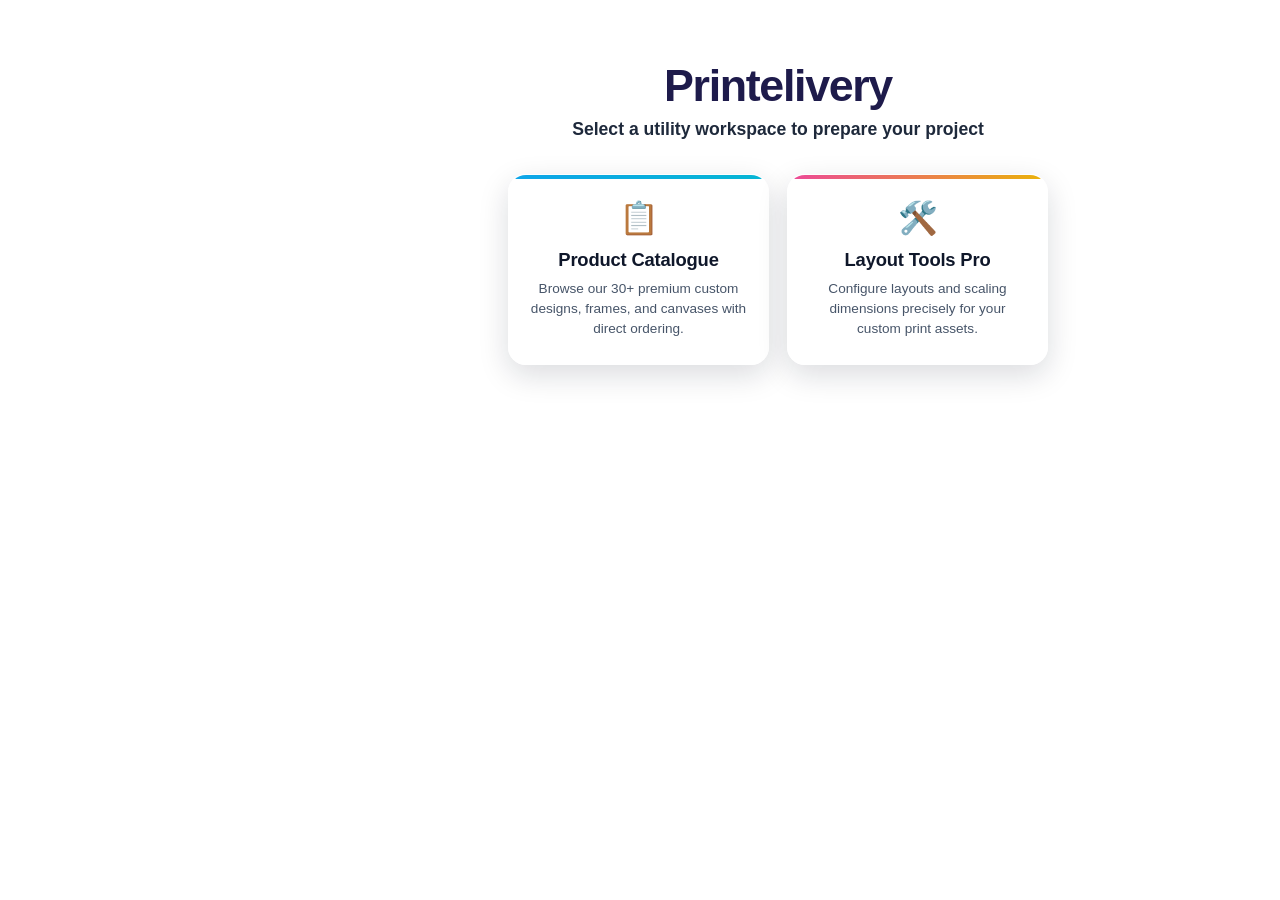
<file: index.html>
<!DOCTYPE html>
<html lang="en">
<head>
    <meta charset="UTF-8">
    <meta name="viewport" content="width=device-width, initial-scale=1.0">
    <title>Printelivery Dashboard</title>
    <style>
        /* --- 100% MAXIMUM VISIBILITY BACKGROUND --- */
        body {
            font-family: -apple-system, BlinkMacSystemFont, "Segoe UI", Roboto, sans-serif;
            margin: 0;
            padding: 40px;
            display: flex;
            
            /* Shifts the entire control interface to the right side of the desktop window */
            justify-content: flex-end; 
            align-items: flex-start; /* CARD VERTICAL POSITIONING Moves content to the top */
			padding-top: 60px;        /* CARD HORIZONTAL POSITIONING Higher number pushes it down; lower number pulls it up */
            
            min-height: 100vh;
            box-sizing: border-box;
            
            /* Your exact live background URL asset */
            background: url('https://i.postimg.cc/pTMWbJsP/vecteezy-vibrant-office-printing-highquality-printer-in-action-69641328.jpg') no-repeat center center fixed;
            background-size: cover;
        }

        /* --- THE ALIGNED LAYOUT WRAPPER CONTROLLER --- */
        .panel-container {
            width: 100%;
            max-width: 540px; /* CARD WIDTH Perfect compact width for side-by-side split cards */ 
            display: flex;
            flex-direction: column;
            align-items: center;
            
            /* CARD HORIZONTAL POSITIONING Shifts content 16% inwards from the absolute edge for clean framing */
            margin-right: 16%; / 
        }

        /* --- RIGID HIGH-CONTRAST TYPOGRAPHY --- */
        h1 {
            font-size: 2.8rem;
            margin: 0 0 6px 0;
            color: #1e1b4b;
            font-weight: 800;
            letter-spacing: -0.03em;
            text-align: center;
            text-shadow: 0 2px 12px #ffffff, 0 4px 24px #ffffff, 0 0 4px #ffffff;
        }

        p.subtitle {
            color: #1e293b;
            font-size: 1.1rem;
            margin: 0 0 32px 0;
            text-align: center;
            font-weight: 600;
            text-shadow: 0 2px 10px #ffffff, 0 0 4px #ffffff;
            max-width: 480px;
            line-height: 1.4;
        }

        /* --- HALF-SIZED MATRIX SPLIT GRID --- */
        .grid {
            display: grid;
            grid-template-columns: repeat(2, 1fr);
            gap: 18px;
            width: 100%;
        }

        /* --- PREMIUM COMPACT ULTRA-READABILITY CARDS --- */
        .card {
            background: rgba(255, 255, 255, 0.86);
            backdrop-filter: blur(10px) saturate(140%);
            -webkit-backdrop-filter: blur(10px) saturate(140%);
            position: relative;
            overflow: hidden;
            padding: 24px 18px;
            border-radius: 18px;
            box-shadow: 
                0 10px 30px rgba(15, 23, 42, 0.15),
                inset 0 0 0 1px rgba(255, 255, 255, 0.6);
            text-decoration: none;
            color: #0f172a;
            transition: transform 0.2s cubic-bezier(0.4, 0, 0.2, 1), 
                        box-shadow 0.2s cubic-bezier(0.4, 0, 0.2, 1), 
                        background 0.2s ease;
            display: flex;
            flex-direction: column;
            align-items: center;
            text-align: center;
            box-sizing: border-box;
            border: 1px solid rgba(255, 255, 255, 0.4);
        }

        /* Aesthetic identity trim tags */
        .card::after {
            content: '';
            position: absolute;
            top: 0;
            left: 0;
            right: 0;
            height: 4px;
        }
        .card-catalogue::after { background: linear-gradient(90deg, #0ea5e9, #06b6d4); }
        .card-tools::after { background: linear-gradient(90deg, #ec4899, #eab308); }

        .card:hover {
            transform: translateY(-4px);
            background: rgba(255, 255, 255, 0.96);
            box-shadow: 0 16px 35px rgba(15, 23, 42, 0.22);
        }

        .icon {
            font-size: 2rem;
            margin-bottom: 12px;
        }

        .card h2 {
            margin: 0 0 8px 0;
            font-size: 1.15rem;
            color: #0f172a;
            font-weight: 700;
            letter-spacing: -0.01em;
        }

        .card p {
            font-size: 0.85rem;
            color: #475569;
            margin: 0;
            line-height: 1.5;
            font-weight: 500;
        }

        /* --- MOBILE SCREEN ADAPTATION RESPONSIVENESS --- */
        @media (max-width: 900px) {
            body {
                justify-content: center; /* Shifts back to center on small monitors/tablets */
                padding: 40px 20px;
            }
            .panel-container {
                margin-right: 0; 
                max-width: 500px;
            }
        }

        @media (max-width: 480px) {
            .grid {
                grid-template-columns: 1fr; /* Stacks vertically strictly on mobile screens */
            }
        }
    </style>
</head>
<body>

    <div class="panel-container">
        
        <h1>Printelivery</h1>
        <p class="subtitle">Select a utility workspace to prepare your project</p>

        <div class="grid">
            
            <a href="catalogue/index.html" target="_blank" class="card card-catalogue">
                <div class="icon">📋</div>
                <h2>Product Catalogue</h2>
                <p>Browse our 30+ premium custom designs, frames, and canvases with direct ordering.</p>
            </a>
            
            <a href="tools/tools-dashboard.html" target="_blank" class="card card-tools">
                <div class="icon">🛠️</div>
                <h2>Layout Tools Pro</h2>
                <p>Configure layouts and scaling dimensions precisely for your custom print assets.</p>
            </a>

        </div>

    </div>

</body>
</html>
</file>
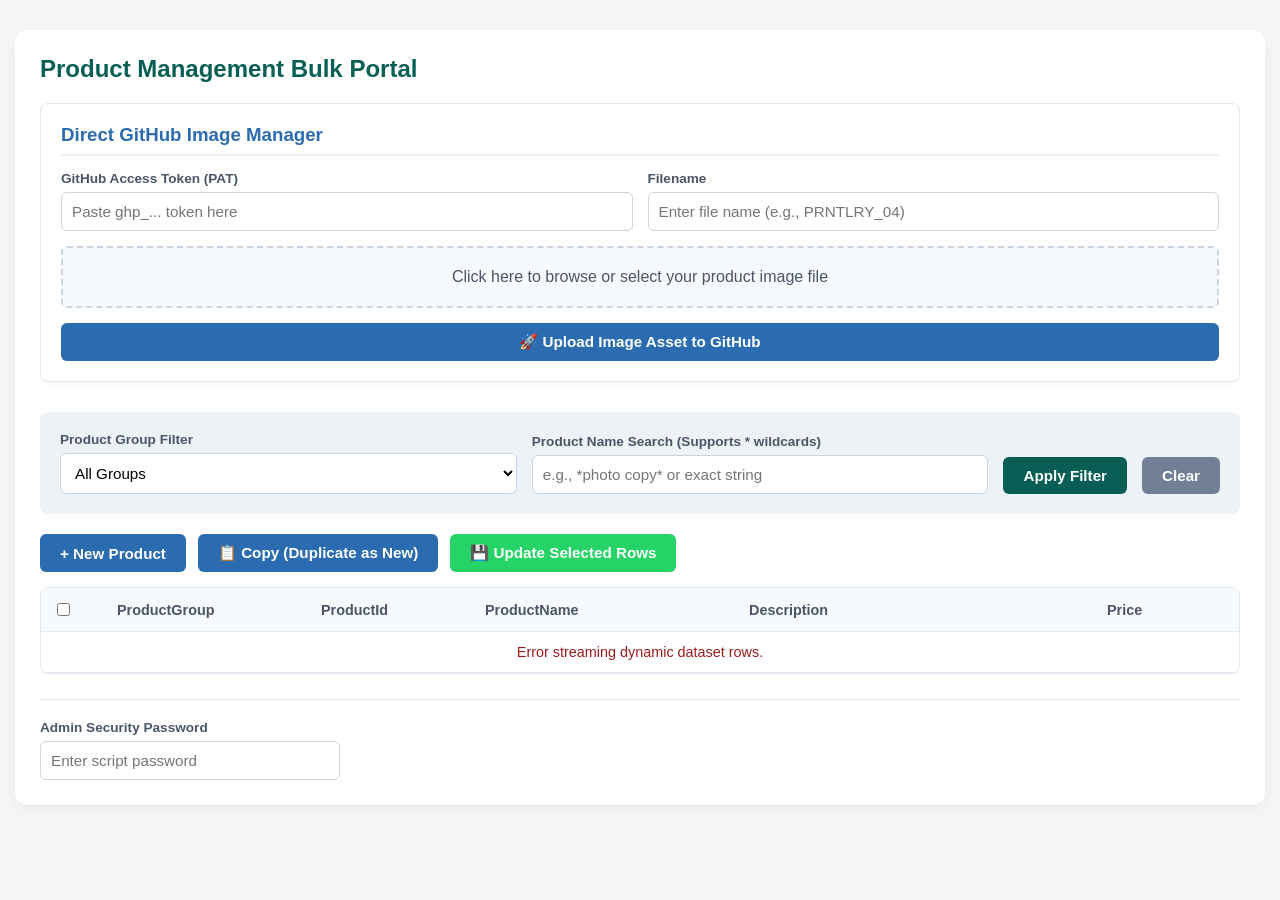
<file: catalogue/admin.html>
<!DOCTYPE html>
<html lang="en">
<head>
    <meta charset="UTF-8">
    <meta name="viewport" content="width=device-width, initial-scale=1.0">
    <title>Printelivery - Advanced Bulk Admin Portal</title>
    <style>
        :root {
            --primary-color: #075E54;
            --bg-color: #f4f6f8;
            --text-dark: #2d3748;
            --git-blue: #2b6cb0;
        }
        body {
            font-family: -apple-system, BlinkMacSystemFont, "Segoe UI", Roboto, sans-serif;
            background-color: var(--bg-color);
            margin: 0;
            padding: 30px 15px;
            color: var(--text-dark);
        }
        .admin-container {
            background: #ffffff;
            padding: 25px;
            border-radius: 12px;
            box-shadow: 0 4px 15px rgba(0, 0, 0, 0.05);
            max-width: 1350px;
            margin: 0 auto;
        }
        h2 { color: var(--primary-color); margin: 0 0 20px 0; }
        h3 { color: var(--git-blue); margin: 0 0 15px 0; border-bottom: 2px solid #edf2f7; padding-bottom: 8px; }
        
        /* Panels */
        .git-panel {
            background: #ffffff;
            padding: 20px;
            border-radius: 8px;
            border: 1px solid #e2e8f0;
            margin-bottom: 30px;
            box-shadow: 0 4px 6px rgba(0,0,0,0.02);
        }
        .filter-panel {
            display: flex;
            gap: 15px;
            align-items: flex-end;
            flex-wrap: wrap;
            background: #edf2f7;
            padding: 20px;
            border-radius: 8px;
            margin-bottom: 20px;
        }
        .panel-grid {
            display: grid;
            grid-template-columns: repeat(auto-fit, minmax(300px, 1fr));
            gap: 15px;
            margin-bottom: 15px;
        }
        .filter-group {
            display: flex;
            flex-direction: column;
            gap: 6px;
            flex: 1;
            min-width: 200px;
        }
        label { font-weight: 600; font-size: 0.85rem; color: #4a5568; }
        input[type="text"], select, input[type="password"] {
            padding: 10px;
            border: 1px solid #cbd5e0;
            border-radius: 6px;
            font-size: 0.95rem;
            background-color: #fff;
            width: 100%;
            box-sizing: border-box;
        }
        
        /* Upload Area */
        .drop-zone {
            border: 2px dashed #cbd5e0;
            background: #f7fafc;
            padding: 20px;
            text-align: center;
            border-radius: 6px;
            cursor: pointer;
            margin-bottom: 15px;
            transition: background 0.2s, border-color 0.2s;
        }
        .drop-zone:hover {
            background: #ebf8ff;
            border-color: var(--git-blue);
        }
        
        /* Buttons */
        .toolbar {
            display: flex;
            gap: 12px;
            margin-bottom: 15px;
            flex-wrap: wrap;
        }
        .btn {
            padding: 10px 20px;
            border: none;
            border-radius: 6px;
            font-weight: 600;
            cursor: pointer;
            font-size: 0.95rem;
            transition: background 0.2s;
        }
        .btn-primary { background-color: var(--primary-color); color: white; }
        .btn-secondary { background-color: #718096; color: white; }
        .btn-action { background-color: #2b6cb0; color: white; }
        .btn-success { background-color: #25D366; color: white; }
        .btn-git { background-color: var(--git-blue); color: white; width: 100%; }
        .btn:disabled { background-color: #a0aec0; cursor: not-allowed; }

        /* Table */
        .table-wrapper { overflow-x: auto; margin-bottom: 25px; border: 1px solid #e2e8f0; border-radius: 8px; }
        table { width: 100%; border-collapse: collapse; text-align: left; background: #fff; font-size: 0.9rem; }
        th, td { padding: 12px; border-bottom: 1px solid #e2e8f0; }
        th { background-color: #f7fafc; color: #4a5568; font-weight: 700; }
        
        .locked-id { font-weight: 700; color: #4a5568; background: #e2e8f0; padding: 6px 10px; border-radius: 4px; display: inline-block; }
        .table-input { border: 1px solid #e2e8f0; padding: 8px; border-radius: 4px; font-size: 0.9rem; width: 100%; box-sizing: border-box; }
        textarea.table-input { height: 45px; resize: vertical; font-family: inherit; }
        
        .footer-panel {
            display: flex;
            justify-content: space-between;
            align-items: center;
            border-top: 1px solid #e2e8f0;
            padding-top: 20px;
            flex-wrap: wrap;
            gap: 15px;
        }
        #message { padding: 12px; border-radius: 6px; font-weight: 500; display: none; text-align: center; flex: 1; min-width: 250px; }
        #gitUploadResponseConsole { margin-top: 10px; padding: 10px; border-radius: 4px; font-weight: 500; display: none; }
        .success { background-color: #def7ec; color: #03543f; border: 1px solid #bcf0da; }
        .error { background-color: #fde8e8; color: #9b1c1c; border: 1px solid #fbd5d5; }
        .info { background-color: #ebf8ff; color: #2b6cb0; border: 1px solid #bee3f8; }
    </style>
</head>
<body>

<div class="admin-container">
    <h2>Product Management Bulk Portal</h2>
    
    <div class="git-panel">
        <h3>Direct GitHub Image Manager</h3>
        
        <div class="panel-grid">
            <div class="filter-group">
                <label for="gitHubPatToken">GitHub Access Token (PAT)</label>
                <input type="password" id="gitHubPatToken" placeholder="Paste ghp_... token here">
            </div>
            <div class="filter-group">
                <label for="gitHubProductId">Filename</label>
                <input type="text" id="gitHubProductId" placeholder="Enter file name (e.g., PRNTLRY_04)">
            </div>
        </div>

        <div class="drop-zone" onclick="document.getElementById('gitImageFileInput').click()">
            <p id="gitUploadStatusLabel" style="margin: 0; color: #4a5568;">Click here to browse or select your product image file</p>
            <input type="file" id="gitImageFileInput" style="display: none;" accept="image/*" onchange="updateSelectedImageLabel()">
        </div>

        <button type="button" id="gitImageUploadButton" class="btn btn-git" onclick="executeDirectGitImageUpload()">
            🚀 Upload Image Asset to GitHub
        </button>
        
        <div id="gitUploadResponseConsole"></div>
    </div>
    
    <div class="filter-panel">
        <div class="filter-group">
            <label for="groupFilter">Product Group Filter</label>
            <select id="groupFilter">
                <option value="">All Groups</option>
            </select>
        </div>
        <div class="filter-group">
            <label for="titleSearch">Product Name Search (Supports * wildcards)</label>
            <input type="text" id="titleSearch" placeholder="e.g., *photo copy* or exact string">
        </div>
        <button class="btn btn-primary" onclick="applyFilters()">Apply Filter</button>
        <button class="btn btn-secondary" onclick="clearFilters()">Clear</button>
    </div>

    <div class="toolbar">
        <button class="btn btn-action" onclick="addNewRow()">+ New Product</button>
        <button class="btn btn-action" onclick="copySelectedRow()">📋 Copy (Duplicate as New)</button>
        <button class="btn btn-success" id="bulkUpdateBtn" onclick="submitBulkUpdates()">💾 Update Selected Rows</button>
    </div>

    <div class="table-wrapper">
        <table id="productTable">
            <thead>
                <tr>
                    <th style="width: 40px;"><input type="checkbox" id="selectAllBox" onclick="toggleSelectAll(this)"></th>
                    <th style="width: 180px;">ProductGroup</th>
                    <th style="width: 140px;">ProductId</th>
                    <th style="width: 240px;">ProductName</th>
                    <th>Description</th>
                    <th style="width: 120px;">Price</th>
                </tr>
            </thead>
            <tbody id="tableBody">
                <tr>
                    <td colspan="6" style="text-align:center; color:#718096; padding: 30px;">Loading live database stream...</td>
                </tr>
            </tbody>
        </table>
    </div>

    <div class="footer-panel">
        <div class="filter-group" style="max-width: 300px;">
            <label for="password">Admin Security Password</label>
            <input type="password" id="password" placeholder="Enter script password" required>
        </div>
        <div id="message"></div>
    </div>
</div>

<script>
    const CSV_URL = "https://docs.google.com/spreadsheets/d/e/2PACX-1vSZuJdNU_JDKhM9OSgx4yPa9rWGtL7PJ9dgbaoaWNJ4_0jZ-AUOKLEUiCCACjiHlOYwsvwNG1ftwCMG/pub?output=csv";
    const SCRIPT_URL = "https://script.google.com/macros/s/AKfycby6gqNulcGoOcIPbVlXXkQQhgKw6-UhingyVZ5vFzNEJLcryy99hRkgaEVcVQG43-qw/exec";

    let dataset = [];
    let uniqueGroups = new Set();
    let highestNumericId = 0;

    function parseCSV(text) {
        let p = '', r = []; let q = false; let row = [''];
        for (let i=0; i<text.length; i++) {
            let c = text[i]; let next = text[i+1];
            if (c === '"') { if (q && next === '"') { row[row.length-1] += '"'; i++; } else { q = !q; } }
            else if (c === ',' && !q) { row.push(''); }
            else if ((c === '\r' || c === '\n') && !q) {
                if (c === '\r' && next === '\n') { i++; }
                r.push(row); row = [''];
            } else { row[row.length-1] += c; }
        }
        if (row.length > 1 || row[0] !== '') { r.push(row); }
        return r;
    }

    function cleanIncomingValue(val) {
        if (!val) return "";
        let trimmed = val.trim();
        if (trimmed.includes('+') && !trimmed.includes(' ')) {
            return trimmed.replace(/\+/g, ' ');
        }
        return trimmed;
    }

    async function initPortal() {
        try {
            const response = await fetch(CSV_URL);
            const dataText = await response.text();
            const parsedRows = parseCSV(dataText);
            parsedRows.shift();

            highestNumericId = 0;
            dataset = parsedRows.map(row => {
                const idName = row[1]?.trim() || "";
                
                if (idName && idName.includes('_')) {
                    const extractedNum = parseInt(idName.split('_')[1]);
                    if (!isNaN(extractedNum) && extractedNum > highestNumericId) {
                        highestNumericId = extractedNum;
                    }
                }

                return {
                    group: cleanIncomingValue(row[0]),
                    id: idName,
                    name: cleanIncomingValue(row[2]),
                    desc: cleanIncomingValue(row[3]),
                    price: cleanIncomingValue(row[4])
                };
            }).filter(p => p.id !== "");

            uniqueGroups.clear();
            dataset.forEach(item => { if(item.group) uniqueGroups.add(item.group); });

            populateGroupDropdown();
            renderTable(dataset);
        } catch (error) {
            console.error("Core synchronization issue:", error);
            document.getElementById('tableBody').innerHTML = `<tr><td colspan="6" style="text-align:center; color:#9b1c1c;">Error streaming dynamic dataset rows.</td></tr>`;
        }
    }

    function populateGroupDropdown() {
        const select = document.getElementById('groupFilter');
        select.innerHTML = '<option value="">All Groups</option>';
        uniqueGroups.forEach(g => {
            select.innerHTML += `<option value="${g}">${g}</option>`;
        });
    }

    function matchSearchTerm(title, term) {
        if (!term) return true;
        let cleanTitle = title.toLowerCase();
        let cleanTerm = term.toLowerCase();

        if (cleanTerm.startsWith('*') && cleanTerm.endsWith('*')) {
            return cleanTitle.includes(cleanTerm.slice(1, -1));
        } else if (cleanTerm.startsWith('*')) {
            return cleanTitle.endsWith(cleanTerm.slice(1));
        } else if (cleanTerm.endsWith('*')) {
            return cleanTitle.startsWith(cleanTerm.slice(0, -1));
        }
        return cleanTitle === cleanTerm;
    }

    function applyFilters() {
        const groupTarget = document.getElementById('groupFilter').value;
        const searchTarget = document.getElementById('titleSearch').value.trim();

        let filtered = dataset.filter(item => {
            let matchesGroup = !groupTarget || item.group.toLowerCase() === groupTarget.toLowerCase();
            let matchesTitle = matchSearchTerm(item.name, searchTarget);
            return matchesGroup && matchesTitle;
        });

        renderTable(filtered);
    }

    function clearFilters() {
        document.getElementById('groupFilter').value = "";
        document.getElementById('titleSearch').value = "";
        document.getElementById('selectAllBox').checked = false;
        renderTable(dataset);
    }

    function renderTable(dataArray) {
        const tbody = document.getElementById('tableBody');
        tbody.innerHTML = '';

        if(dataArray.length === 0) {
            tbody.innerHTML = `<tr><td colspan="6" style="text-align:center; padding:20px; color:#718096;">No records matched.</td></tr>`;
            return;
        }

        dataArray.forEach(item => {
            appendRowMarkup(item.group, item.id, item.name, item.desc, item.price, false);
        });
    }

    function appendRowMarkup(group, id, name, desc, price, isChecked = false) {
        const tbody = document.getElementById('tableBody');
        const rowHTML = `
            <tr class="product-row" data-id="${id}">
                <td><input type="checkbox" class="row-checkbox" ${isChecked ? 'checked' : ''} onclick="handleRowCheckbox()"></td>
                <td><input type="text" class="table-input col-group" value="${group}" placeholder="Group name"></td>
                <td><span class="locked-id">${id}</span></td>
                <td><input type="text" class="table-input col-name" value="${name}" placeholder="Product title"></td>
                <td><textarea class="table-input col-desc" placeholder="Specifications...">${desc}</textarea></td>
                <td><input type="text" class="table-input col-price" value="${price}" placeholder="e.g., ₹5"></td>
            </tr>
        `;
        
        if(isChecked) {
            tbody.insertAdjacentHTML('afterbegin', rowHTML);
        } else {
            tbody.innerHTML += rowHTML;
        }
    }

    function addNewRow() {
        highestNumericId++;
        const generatedId = `PRNTLRY_${highestNumericId.toString().padStart(2, '0')}`;
        appendRowMarkup('', generatedId, '', '', '', true);
        handleRowCheckbox();
    }

    function copySelectedRow() {
        const checkedRows = document.querySelectorAll('.row-checkbox:checked');
        if (checkedRows.length !== 1) {
            alert("Please select exactly one existing row to copy/duplicate.");
            return;
        }

        const sourceRow = checkedRows[0].closest('.product-row');
        const groupVal = sourceRow.querySelector('.col-group').value;
        const nameVal = sourceRow.querySelector('.col-name').value;
        const descVal = sourceRow.querySelector('.col-desc').value;
        const priceVal = sourceRow.querySelector('.col-price').value;

        checkedRows[0].checked = false;

        highestNumericId++;
        const generatedId = `PRNTLRY_${highestNumericId.toString().padStart(2, '0')}`;

        appendRowMarkup(groupVal, generatedId, nameVal + " (Copy)", descVal, priceVal, true);
        handleRowCheckbox();
    }

    function toggleSelectAll(masterBox) {
        const checkboxes = document.querySelectorAll('.row-checkbox');
        checkboxes.forEach(box => box.checked = masterBox.checked);
    }

    function handleRowCheckbox() {
        const allBoxes = document.querySelectorAll('.row-checkbox');
        const checkedBoxes = document.querySelectorAll('.row-checkbox:checked');
        const selectAllBox = document.getElementById('selectAllBox');
        if (allBoxes.length > 0) {
            selectAllBox.checked = (allBoxes.length === checkedBoxes.length);
        } else {
            selectAllBox.checked = false;
        }
    }

    async function submitBulkUpdates() {
        const password = document.getElementById('password').value;
        const msgDiv = document.getElementById('message');
        const btn = document.getElementById('bulkUpdateBtn');

        if(!password) {
            alert("Security management verification password is required.");
            return;
        }

        const selectedRows = [];
        document.querySelectorAll('.product-row').forEach(row => {
            if(row.querySelector('.row-checkbox').checked) {
                selectedRows.push({
                    productId: row.getAttribute('data-id'),
                    productGroup: row.querySelector('.col-group').value.trim(),
                    productName: row.querySelector('.col-name').value.trim(),
                    description: row.querySelector('.col-desc').value.trim(),
                    price: row.querySelector('.col-price').value.trim(),
                    password: password
                });
            }
        });

        if(selectedRows.length === 0) {
            alert("No spreadsheet data targets selected. Check items before hitting update.");
            return;
        }

        btn.disabled = true;
        msgDiv.className = "";
        msgDiv.style.display = "block";

        let successCount = 0;

        for(let i = 0; i < selectedRows.length; i++) {
            msgDiv.innerText = `Syncing batch records to script database pipeline: (${i + 1}/${selectedRows.length})...`;
            try {
                const standardUrlParams = new URLSearchParams(selectedRows[i]).toString();
                const cleanFormPayload = standardUrlParams.replace(/\+/g, '%20');

                await fetch(SCRIPT_URL, {
                    method: 'POST',
                    mode: 'no-cors',
                    headers: { 'Content-Type': 'application/x-www-form-urlencoded' },
                    body: cleanFormPayload
                });
                successCount++;

                if (i < selectedRows.length - 1) {
                    await new Promise(resolve => setTimeout(resolve, 1500));
                }
            } catch (err) {
                console.error("Row connection failure index:", err);
            }
        }

        msgDiv.className = "success";
        msgDiv.innerText = `Successfully synced database records for ${successCount} entries! Refreshing views...`;
        
        document.getElementById('selectAllBox').checked = false;
        
        setTimeout(async () => {
            await initPortal();
            btn.disabled = false;
        }, 2000);
        
        setTimeout(() => { msgDiv.style.display = "none"; }, 5000);
    }

    // ==========================================
    // SEPARATE GITHUB IMAGE UPLOAD MODULE LOGIC
    // ==========================================
    function updateSelectedImageLabel() {
        const fileSelector = document.getElementById('gitImageFileInput');
        const displayLabel = document.getElementById('gitUploadStatusLabel');
        if (fileSelector.files.length > 0) {
            displayLabel.innerHTML = `Selected File: <strong>${fileSelector.files[0].name}</strong>`;
        } else {
            displayLabel.innerText = "Click here to browse or select your product image file";
        }
    }

    async function executeDirectGitImageUpload() {
        const token = document.getElementById('gitHubPatToken').value.trim();
        const productId = document.getElementById('gitHubProductId').value.trim();
        const fileSelector = document.getElementById('gitImageFileInput');
        const actionBtn = document.getElementById('gitImageUploadButton');

        // FIXED USER SPECIFICATIONS
        const repo = "print-hub-suite"; 
        const folderPath = "images"; 

        if (!token || !productId) {
            renderGitConsole("Error: Access Token and Filename fields are mandatory.", "error");
            return;
        }
        if (fileSelector.files.length === 0) {
            renderGitConsole("Error: Please select a valid image file before hitting upload.", "error");
            return;
        }

        const activeFile = fileSelector.files[0];
        const fileExtension = activeFile.name.split('.').pop();
        const destinationPath = `${folderPath}/${productId}.${fileExtension}`;
        const apiTargetUrl = `https://api.github.com/repos/${repo}/contents/${destinationPath}`;

        actionBtn.disabled = true;
        actionBtn.innerText = "🔄 Packaging asset bits...";
        renderGitConsole("Reading local binary stream...", "info");

        const streamReader = new FileReader();
        streamReader.onload = async function (e) {
            const base64Payload = e.target.result.split(',')[1];
            
            try {
                renderGitConsole("Checking if file already exists in repository...", "info");
                let fileShaFingerprint = null;

                const checkFileRef = await fetch(apiTargetUrl, {
                    method: 'GET',
                    headers: {
                        'Authorization': `token ${token}`,
                        'Accept': 'application/vnd.github.v3+json'
                    }
                });

                if (checkFileRef.ok) {
                    const existingFileMetadata = await checkFileRef.json();
                    fileShaFingerprint = existingFileMetadata.sha;
                }

                const gitPayloadBody = {
                    message: `Catalog Asset Update: ${productId}.${fileExtension}`,
                    content: base64Payload,
                    branch: "main"
                };
                if (fileShaFingerprint) {
                    gitPayloadBody.sha = fileShaFingerprint;
                }

                renderGitConsole("Uploading image directly to GitHub...", "info");

                const uploadExecutionResponse = await fetch(apiTargetUrl, {
                    method: 'PUT',
                    headers: {
                        'Authorization': `token ${token}`,
                        'Content-Type': 'application/json'
                    },
                    body: JSON.stringify(gitPayloadBody)
                });

                if (uploadExecutionResponse.ok) {
                    renderGitConsole(`Success! Image pushed to repository as <strong>${destinationPath}</strong>`, "success");
                    fileSelector.value = "";
                    document.getElementById('gitHubProductId').value = "";
                    document.getElementById('gitUploadStatusLabel').innerText = "Click here to browse or select your product image file";
                } else {
                    const errorData = await uploadExecutionResponse.json();
                    renderGitConsole(`Git Pipeline Rejected: ${errorData.message}`, "error");
                }

            } catch (networkErr) {
                console.error(networkErr);
                renderGitConsole("Network Connection Error: Check your settings.", "error");
            } finally {
                actionBtn.disabled = false;
                actionBtn.innerText = "🚀 Upload Image Asset to GitHub";
            }
        };

        streamReader.readAsDataURL(activeFile);
    }

    function renderGitConsole(messageText, className) {
        const consoleBox = document.getElementById('gitUploadResponseConsole');
        consoleBox.className = className;
        consoleBox.style.display = "block";
        consoleBox.innerHTML = messageText;
    }

    initPortal();
</script>

</body>
</html>
</file>
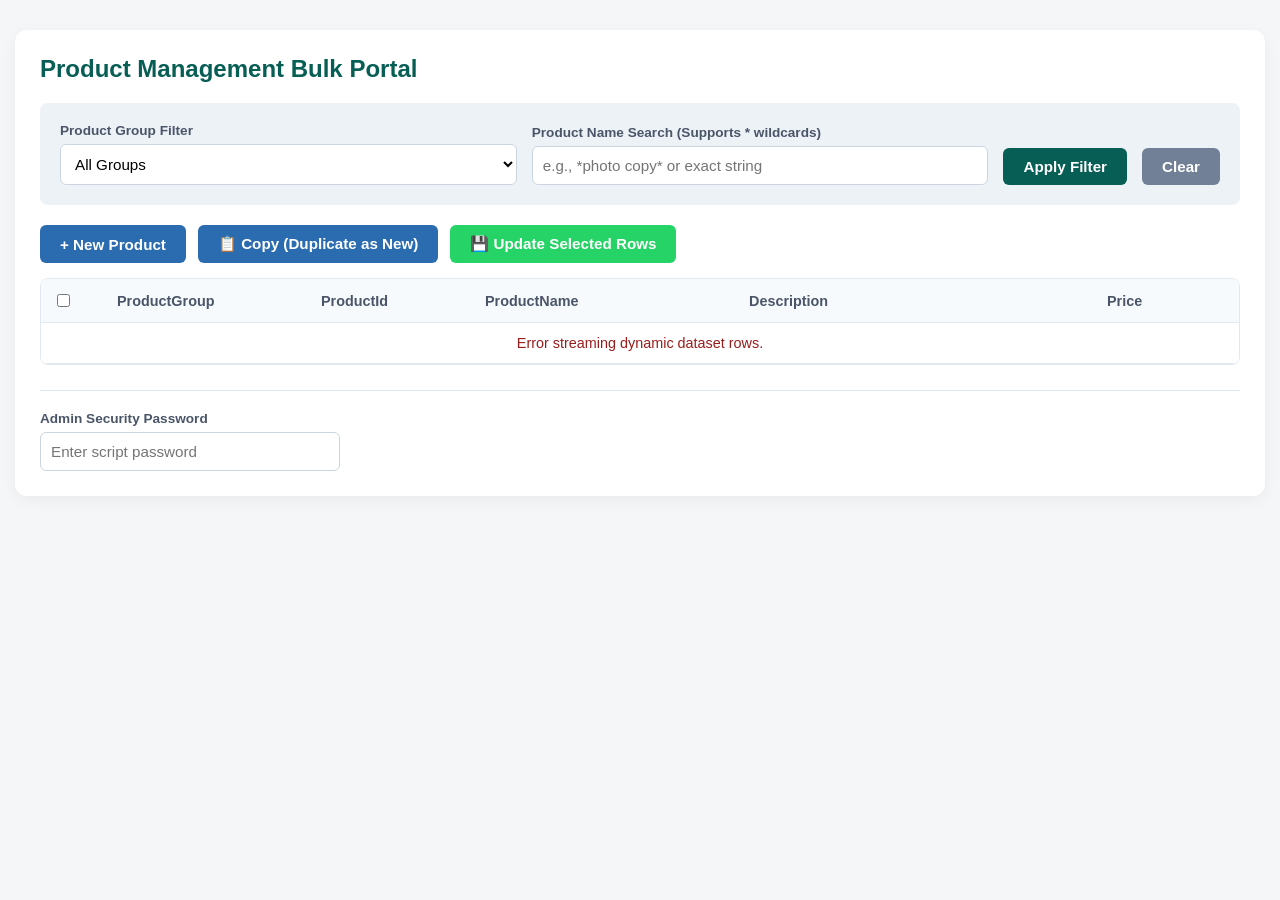
<file: catalogue/adminbkp.html>
<!DOCTYPE html>
<html lang="en">
<head>
    <meta charset="UTF-8">
    <meta name="viewport" content="width=device-width, initial-scale=1.0">
    <title>Printelivery - Advanced Bulk Admin Portal</title>
    <style>
        :root {
            --primary-color: #075E54;
            --bg-color: #f4f6f8;
            --text-dark: #2d3748;
        }
        body {
            font-family: -apple-system, BlinkMacSystemFont, "Segoe UI", Roboto, sans-serif;
            background-color: var(--bg-color);
            margin: 0;
            padding: 30px 15px;
            color: var(--text-dark);
        }
        .admin-container {
            background: #ffffff;
            padding: 25px;
            border-radius: 12px;
            box-shadow: 0 4px 15px rgba(0, 0, 0, 0.05);
            max-width: 1350px;
            margin: 0 auto;
        }
        h2 { color: var(--primary-color); margin: 0 0 20px 0; }
        
        /* Filter Section */
        .filter-panel {
            display: flex;
            gap: 15px;
            align-items: flex-end;
            flex-wrap: wrap;
            background: #edf2f7;
            padding: 20px;
            border-radius: 8px;
            margin-bottom: 20px;
        }
        .filter-group {
            display: flex;
            flex-direction: column;
            gap: 6px;
            flex: 1;
            min-width: 200px;
        }
        label { font-weight: 600; font-size: 0.85rem; color: #4a5568; }
        input[type="text"], select, input[type="password"] {
            padding: 10px;
            border: 1px solid #cbd5e0;
            border-radius: 6px;
            font-size: 0.95rem;
            background-color: #fff;
            width: 100%;
            box-sizing: border-box;
        }
        
        /* Action Button Toolbar */
        .toolbar {
            display: flex;
            gap: 12px;
            margin-bottom: 15px;
            flex-wrap: wrap;
        }
        .btn {
            padding: 10px 20px;
            border: none;
            border-radius: 6px;
            font-weight: 600;
            cursor: pointer;
            font-size: 0.95rem;
            transition: background 0.2s;
        }
        .btn-primary { background-color: var(--primary-color); color: white; }
        .btn-secondary { background-color: #718096; color: white; }
        .btn-action { background-color: #2b6cb0; color: white; }
        .btn-success { background-color: #25D366; color: white; }
        .btn:disabled { background-color: #a0aec0; cursor: not-allowed; }

        /* Table Design */
        .table-wrapper { overflow-x: auto; margin-bottom: 25px; border: 1px solid #e2e8f0; border-radius: 8px; }
        table { width: 100%; border-collapse: collapse; text-align: left; background: #fff; font-size: 0.9rem; }
        th, td { padding: 12px; border-bottom: 1px solid #e2e8f0; }
        th { background-color: #f7fafc; color: #4a5568; font-weight: 700; }
        
        .locked-id { font-weight: 700; color: #4a5568; background: #e2e8f0; padding: 6px 10px; border-radius: 4px; display: inline-block; }
        .table-input { border: 1px solid #e2e8f0; padding: 8px; border-radius: 4px; font-size: 0.9rem; width: 100%; box-sizing: border-box; }
        textarea.table-input { height: 45px; resize: vertical; font-family: inherit; }
        
        .footer-panel {
            display: flex;
            justify-content: space-between;
            align-items: center;
            border-top: 1px solid #e2e8f0;
            padding-top: 20px;
            flex-wrap: wrap;
            gap: 15px;
        }
        #message { padding: 12px; border-radius: 6px; font-weight: 500; display: none; text-align: center; flex: 1; min-width: 250px; }
        .success { background-color: #def7ec; color: #03543f; border: 1px solid #bcf0da; }
        .error { background-color: #fde8e8; color: #9b1c1c; border: 1px solid #fbd5d5; }
    </style>
</head>
<body>

<div class="admin-container">
    <h2>Product Management Bulk Portal</h2>
    
    <div class="filter-panel">
        <div class="filter-group">
            <label for="groupFilter">Product Group Filter</label>
            <select id="groupFilter">
                <option value="">All Groups</option>
            </select>
        </div>
        <div class="filter-group">
            <label for="titleSearch">Product Name Search (Supports * wildcards)</label>
            <input type="text" id="titleSearch" placeholder="e.g., *photo copy* or exact string">
        </div>
        <button class="btn btn-primary" onclick="applyFilters()">Apply Filter</button>
        <button class="btn btn-secondary" onclick="clearFilters()">Clear</button>
    </div>

    <div class="toolbar">
        <button class="btn btn-action" onclick="addNewRow()">+ New Product</button>
        <button class="btn btn-action" onclick="copySelectedRow()">📋 Copy (Duplicate as New)</button>
        <button class="btn btn-success" id="bulkUpdateBtn" onclick="submitBulkUpdates()">💾 Update Selected Rows</button>
    </div>

    <div class="table-wrapper">
        <table id="productTable">
            <thead>
                <tr>
                    <th style="width: 40px;"><input type="checkbox" id="selectAllBox" onclick="toggleSelectAll(this)"></th>
                    <th style="width: 180px;">ProductGroup</th>
                    <th style="width: 140px;">ProductId</th>
                    <th style="width: 240px;">ProductName</th>
                    <th>Description</th>
                    <th style="width: 120px;">Price</th>
                </tr>
            </thead>
            <tbody id="tableBody">
                <tr>
                    <td colspan="6" style="text-align:center; color:#718096; padding: 30px;">Loading live database stream...</td>
                </tr>
            </tbody>
        </table>
    </div>

    <div class="footer-panel">
        <div class="filter-group" style="max-width: 300px;">
            <label for="password">Admin Security Password</label>
            <input type="password" id="password" placeholder="Enter script password" required>
        </div>
        <div id="message"></div>
    </div>
</div>

<script>
    const CSV_URL = "https://docs.google.com/spreadsheets/d/e/2PACX-1vSZuJdNU_JDKhM9OSgx4yPa9rWGtL7PJ9dgbaoaWNJ4_0jZ-AUOKLEUiCCACjiHlOYwsvwNG1ftwCMG/pub?output=csv";
    const SCRIPT_URL = "https://script.google.com/macros/s/AKfycby6gqNulcGoOcIPbVlXXkQQhgKw6-UhingyVZ5vFzNEJLcryy99hRkgaEVcVQG43-qw/exec";

    let dataset = [];
    let uniqueGroups = new Set();
    let highestNumericId = 0;

    function parseCSV(text) {
        let p = '', r = []; let q = false; let row = [''];
        for (let i=0; i<text.length; i++) {
            let c = text[i]; let next = text[i+1];
            if (c === '"') { if (q && next === '"') { row[row.length-1] += '"'; i++; } else { q = !q; } }
            else if (c === ',' && !q) { row.push(''); }
            else if ((c === '\r' || c === '\n') && !q) {
                if (c === '\r' && next === '\n') { i++; }
                r.push(row); row = [''];
            } else { row[row.length-1] += c; }
        }
        if (row.length > 1 || row[0] !== '') { r.push(row); }
        return r;
    }

    // Direct string decoder function to safely normalize legacy "+" strings from the spreadsheet cells back into text spaces
    function cleanIncomingValue(val) {
        if (!val) return "";
        let trimmed = val.trim();
        // If the cell contains legacy "+" dividers, transform them back into readable standard spaces
        if (trimmed.includes('+') && !trimmed.includes(' ')) {
            return trimmed.replace(/\+/g, ' ');
        }
        return trimmed;
    }

    async function initPortal() {
        try {
            const response = await fetch(CSV_URL);
            const dataText = await response.text();
            const parsedRows = parseCSV(dataText);
            parsedRows.shift();

            highestNumericId = 0;
            dataset = parsedRows.map(row => {
                const idName = row[1]?.trim() || "";
                
                if (idName && idName.includes('_')) {
                    const extractedNum = parseInt(idName.split('_')[1]);
                    if (!isNaN(extractedNum) && extractedNum > highestNumericId) {
                        highestNumericId = extractedNum;
                    }
                }

                return {
                    group: cleanIncomingValue(row[0]),
                    id: idName,
                    name: cleanIncomingValue(row[2]),
                    desc: cleanIncomingValue(row[3]),
                    price: cleanIncomingValue(row[4])
                };
            }).filter(p => p.id !== "");

            uniqueGroups.clear();
            dataset.forEach(item => { if(item.group) uniqueGroups.add(item.group); });

            populateGroupDropdown();
            renderTable(dataset);
        } catch (error) {
            console.error("Core synchronization issue:", error);
            document.getElementById('tableBody').innerHTML = `<tr><td colspan="6" style="text-align:center; color:#9b1c1c;">Error streaming dynamic dataset rows.</td></tr>`;
        }
    }

    function populateGroupDropdown() {
        const select = document.getElementById('groupFilter');
        select.innerHTML = '<option value="">All Groups</option>';
        uniqueGroups.forEach(g => {
            select.innerHTML += `<option value="${g}">${g}</option>`;
        });
    }

    function matchSearchTerm(title, term) {
        if (!term) return true;
        let cleanTitle = title.toLowerCase();
        let cleanTerm = term.toLowerCase();

        if (cleanTerm.startsWith('*') && cleanTerm.endsWith('*')) {
            return cleanTitle.includes(cleanTerm.slice(1, -1));
        } else if (cleanTerm.startsWith('*')) {
            return cleanTitle.endsWith(cleanTerm.slice(1));
        } else if (cleanTerm.endsWith('*')) {
            return cleanTitle.startsWith(cleanTerm.slice(0, -1));
        }
        return cleanTitle === cleanTerm;
    }

    function applyFilters() {
        const groupTarget = document.getElementById('groupFilter').value;
        const searchTarget = document.getElementById('titleSearch').value.trim();

        let filtered = dataset.filter(item => {
            let matchesGroup = !groupTarget || item.group.toLowerCase() === groupTarget.toLowerCase();
            let matchesTitle = matchSearchTerm(item.name, searchTarget);
            return matchesGroup && matchesTitle;
        });

        renderTable(filtered);
    }

    function clearFilters() {
        document.getElementById('groupFilter').value = "";
        document.getElementById('titleSearch').value = "";
        document.getElementById('selectAllBox').checked = false;
        renderTable(dataset);
    }

    function renderTable(dataArray) {
        const tbody = document.getElementById('tableBody');
        tbody.innerHTML = '';

        if(dataArray.length === 0) {
            tbody.innerHTML = `<tr><td colspan="6" style="text-align:center; padding:20px; color:#718096;">No records matched.</td></tr>`;
            return;
        }

        dataArray.forEach(item => {
            appendRowMarkup(item.group, item.id, item.name, item.desc, item.price, false);
        });
    }

    function appendRowMarkup(group, id, name, desc, price, isChecked = false) {
        const tbody = document.getElementById('tableBody');
        const rowHTML = `
            <tr class="product-row" data-id="${id}">
                <td><input type="checkbox" class="row-checkbox" ${isChecked ? 'checked' : ''} onclick="handleRowCheckbox()"></td>
                <td><input type="text" class="table-input col-group" value="${group}" placeholder="Group name"></td>
                <td><span class="locked-id">${id}</span></td>
                <td><input type="text" class="table-input col-name" value="${name}" placeholder="Product title"></td>
                <td><textarea class="table-input col-desc" placeholder="Specifications...">${desc}</textarea></td>
                <td><input type="text" class="table-input col-price" value="${price}" placeholder="e.g., ₹5"></td>
            </tr>
        `;
        
        if(isChecked) {
            tbody.insertAdjacentHTML('afterbegin', rowHTML);
        } else {
            tbody.innerHTML += rowHTML;
        }
    }

    function addNewRow() {
        highestNumericId++;
        const generatedId = `PRNTLRY_${highestNumericId.toString().padStart(2, '0')}`;
        appendRowMarkup('', generatedId, '', '', '', true);
        handleRowCheckbox();
    }

    function copySelectedRow() {
        const checkedRows = document.querySelectorAll('.row-checkbox:checked');
        if (checkedRows.length !== 1) {
            alert("Please select exactly one existing row to copy/duplicate.");
            return;
        }

        const sourceRow = checkedRows[0].closest('.product-row');
        const groupVal = sourceRow.querySelector('.col-group').value;
        const nameVal = sourceRow.querySelector('.col-name').value;
        const descVal = sourceRow.querySelector('.col-desc').value;
        const priceVal = sourceRow.querySelector('.col-price').value;

        checkedRows[0].checked = false;

        highestNumericId++;
        const generatedId = `PRNTLRY_${highestNumericId.toString().padStart(2, '0')}`;

        appendRowMarkup(groupVal, generatedId, nameVal + " (Copy)", descVal, priceVal, true);
        handleRowCheckbox();
    }

    function toggleSelectAll(masterBox) {
        const checkboxes = document.querySelectorAll('.row-checkbox');
        checkboxes.forEach(box => box.checked = masterBox.checked);
    }

    function handleRowCheckbox() {
        const allBoxes = document.querySelectorAll('.row-checkbox');
        const checkedBoxes = document.querySelectorAll('.row-checkbox:checked');
        const selectAllBox = document.getElementById('selectAllBox');
        if (allBoxes.length > 0) {
            selectAllBox.checked = (allBoxes.length === checkedBoxes.length);
        } else {
            selectAllBox.checked = false;
        }
    }

    async function submitBulkUpdates() {
        const password = document.getElementById('password').value;
        const msgDiv = document.getElementById('message');
        const btn = document.getElementById('bulkUpdateBtn');

        if(!password) {
            alert("Security management verification password is required.");
            return;
        }

        const selectedRows = [];
        document.querySelectorAll('.product-row').forEach(row => {
            if(row.querySelector('.row-checkbox').checked) {
                selectedRows.push({
                    productId: row.getAttribute('data-id'),
                    productGroup: row.querySelector('.col-group').value.trim(),
                    productName: row.querySelector('.col-name').value.trim(),
                    description: row.querySelector('.col-desc').value.trim(),
                    price: row.querySelector('.col-price').value.trim(),
                    password: password
                });
            }
        });

        if(selectedRows.length === 0) {
            alert("No spreadsheet data targets selected. Check items before hitting update.");
            return;
        }

        btn.disabled = true;
        msgDiv.className = "";
        msgDiv.style.display = "block";

        let successCount = 0;

        for(let i = 0; i < selectedRows.length; i++) {
            msgDiv.innerText = `Syncing batch records to script database pipeline: (${i + 1}/${selectedRows.length})...`;
            try {
                // Generates standard form parameter body configuration
                const standardUrlParams = new URLSearchParams(selectedRows[i]).toString();
                
                // CRITICAL FIX: Explicitly intercept and substitute '+' tokens with standard clean web-escaped '%20' blocks
                // This ensures Google Apps Script receives parameters that resolve directly to actual spaces
                const cleanFormPayload = standardUrlParams.replace(/\+/g, '%20');

                await fetch(SCRIPT_URL, {
                    method: 'POST',
                    mode: 'no-cors',
                    headers: { 'Content-Type': 'application/x-www-form-urlencoded' },
                    body: cleanFormPayload
                });
                successCount++;

                if (i < selectedRows.length - 1) {
                    await new Promise(resolve => setTimeout(resolve, 1500));
                }
            } catch (err) {
                console.error("Row connection failure index:", err);
            }
        }

        msgDiv.className = "success";
        msgDiv.innerText = `Successfully synced database records for ${successCount} entries! Refreshing views...`;
        
        document.getElementById('selectAllBox').checked = false;
        
        setTimeout(async () => {
            await initPortal();
            btn.disabled = false;
        }, 2000);
        
        setTimeout(() => { msgDiv.style.display = "none"; }, 5000);
    }

    initPortal();
</script>

</body>
</html>
</file>
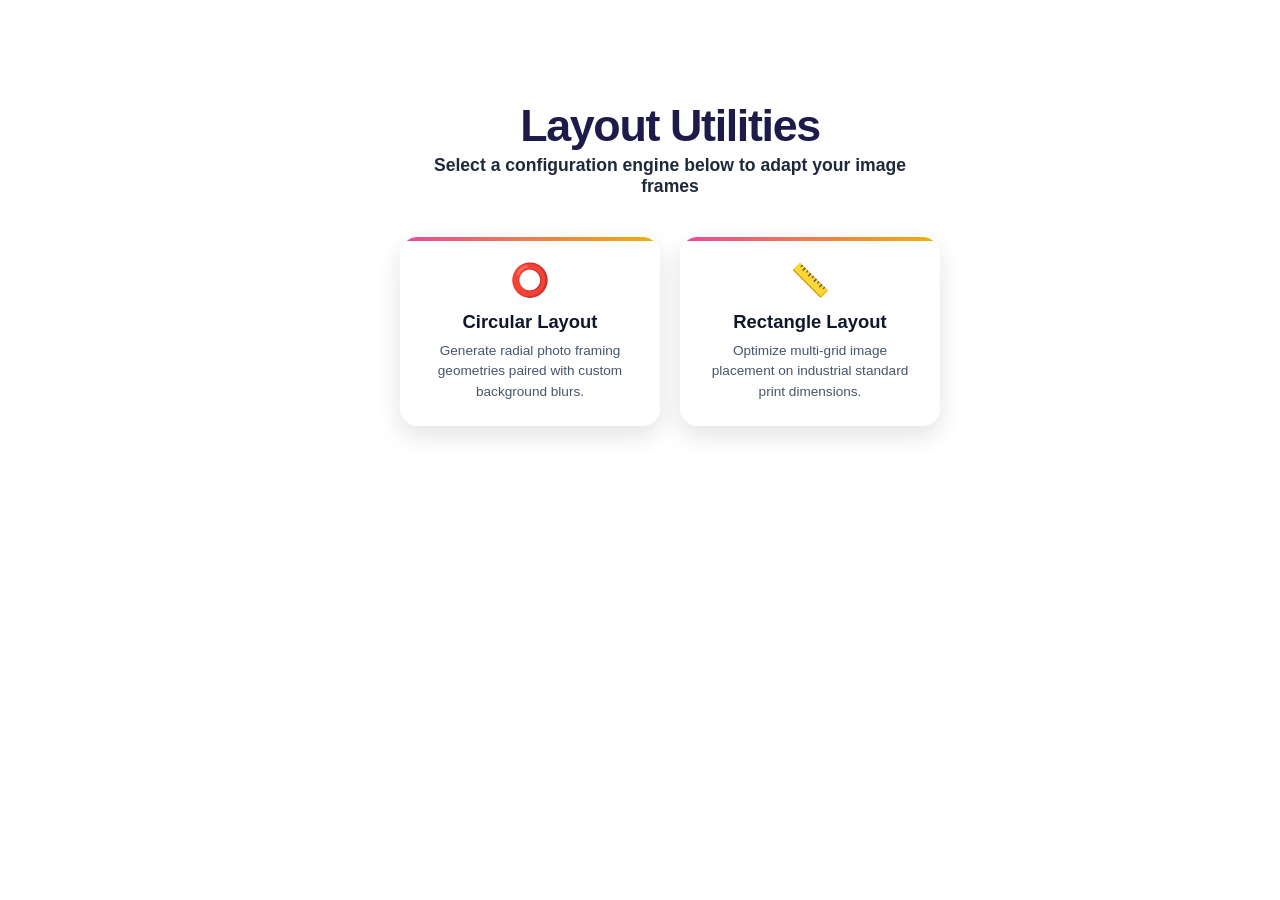
<file: tools/tools-dashboard.html>
<!DOCTYPE html>
<html lang="en">
<head>
    <meta charset="UTF-8">
    <meta name="viewport" content="width=device-width, initial-scale=1.0">
    <title>Printelivery - Layout Tools Workspace</title>
    <style>
        body {
            font-family: -apple-system, BlinkMacSystemFont, "Segoe UI", Roboto, sans-serif;
            margin: 0;
            padding: 40px;
            display: flex;
            
            /* HORIZONTAL POSITIONING: Pushes the container to the right side */
            justify-content: flex-end; 
            
            /* VERTICAL POSITIONING: Aligns container to the top area */
            align-items: flex-start; 
            
            /* VERTICAL TUNING: Higher number pushes it down into the red box zone */
            padding-top: 100px;        
            
            min-height: 100vh;
            box-sizing: border-box;
            background: url('https://i.postimg.cc/tTGqQNBq/vecteezy-hand-holding-a-freshly-printed-photograph-with-vibrant-31548911.jpg') no-repeat center center fixed;
            background-size: cover;
        }
        
        /* --- THE ALIGNED LAYOUT WRAPPER CONTROLLER --- */
        .panel-container {
            width: 100%;
            max-width: 540px; /* Controls card grid width */ 
            display: flex;
            flex-direction: column;
            align-items: center;
            
            /* HORIZONTAL TUNING: Pulls the cards slightly away from the absolute right edge */
            margin-right: 25%; 
        }

        h1 {
            font-size: 2.8rem;
            margin: 0 0 4px 0;
            color: #1e1b4b;
            font-weight: 800;
            letter-spacing: -0.03em;
            text-align: center;
            text-shadow: 0 2px 12px #ffffff, 0 4px 24px #ffffff, 0 0 4px #ffffff;
        }

        p.subtitle {
            color: #1e293b;
            font-size: 1.1rem;
            margin: 0 0 40px 0;
            text-align: center;
            font-weight: 600;
            text-shadow: 0 2px 10px #ffffff, 0 0 4px #ffffff;
            max-width: 500px;
        }

        .grid {
            display: grid;
            grid-template-columns: repeat(2, 1fr);
            gap: 20px;
            max-width: 580px;
            width: 100%;
        }

        .card {
            background: rgba(255, 255, 255, 0.82);
            backdrop-filter: blur(10px) saturate(140%);
            -webkit-backdrop-filter: blur(10px) saturate(140%);
            position: relative;
            overflow: hidden;
            padding: 24px 20px;
            border-radius: 18px;
            box-shadow: 
                0 10px 25px rgba(15, 23, 42, 0.12),
                inset 0 0 0 1px rgba(255, 255, 255, 0.5);
            text-decoration: none;
            color: #0f172a;
            transition: transform 0.2s cubic-bezier(0.4, 0, 0.2, 1), 
                        box-shadow 0.2s cubic-bezier(0.4, 0, 0.2, 1), 
                        background 0.2s ease;
            display: flex;
            flex-direction: column;
            align-items: center;
            text-align: center;
            box-sizing: border-box;
        }

        .card::after {
            content: '';
            position: absolute;
            top: 0;
            left: 0;
            right: 0;
            height: 4px;
            background: linear-gradient(90deg, #ec4899, #eab308);
        }

        .card:hover {
            transform: translateY(-4px);
            background: rgba(255, 255, 255, 0.92);
            box-shadow: 0 16px 35px rgba(15, 23, 42, 0.2);
        }

        .icon {
            font-size: 2rem;
            margin-bottom: 12px;
        }

        .card h2 {
            margin: 0 0 8px 0;
            font-size: 1.15rem;
            color: #0f172a;
            font-weight: 700;
        }

        .card p {
            font-size: 0.85rem;
            color: #475569;
            margin: 0;
            line-height: 1.5;
            font-weight: 500;
        }

        /* Responsive Breakpoints */
        @media (max-width: 900px) {
            body {
                justify-content: center;
                padding: 40px 20px;
            }
            .panel-container {
                margin-right: 0;
                max-width: 500px;
            }
        }

        @media (max-width: 480px) {
            .grid {
                grid-template-columns: 1fr;
            }
        }
    </style>
</head>
<body>

    <div class="panel-container">
        
        <h1>Layout Utilities</h1>
        <p class="subtitle">Select a configuration engine below to adapt your image frames</p>

        <div class="grid">
            
            <a href="circular-layout.html" class="card">
                <div class="icon">⭕</div>
                <h2>Circular Layout</h2>
                <p>Generate radial photo framing geometries paired with custom background blurs.</p>
            </a>
            
            <a href="rectangle-layout.html" class="card">
                <div class="icon">📏</div>
                <h2>Rectangle Layout</h2>
                <p>Optimize multi-grid image placement on industrial standard print dimensions.</p>
            </a>

        </div>
        
    </div>

</body>
</html>
</file>
